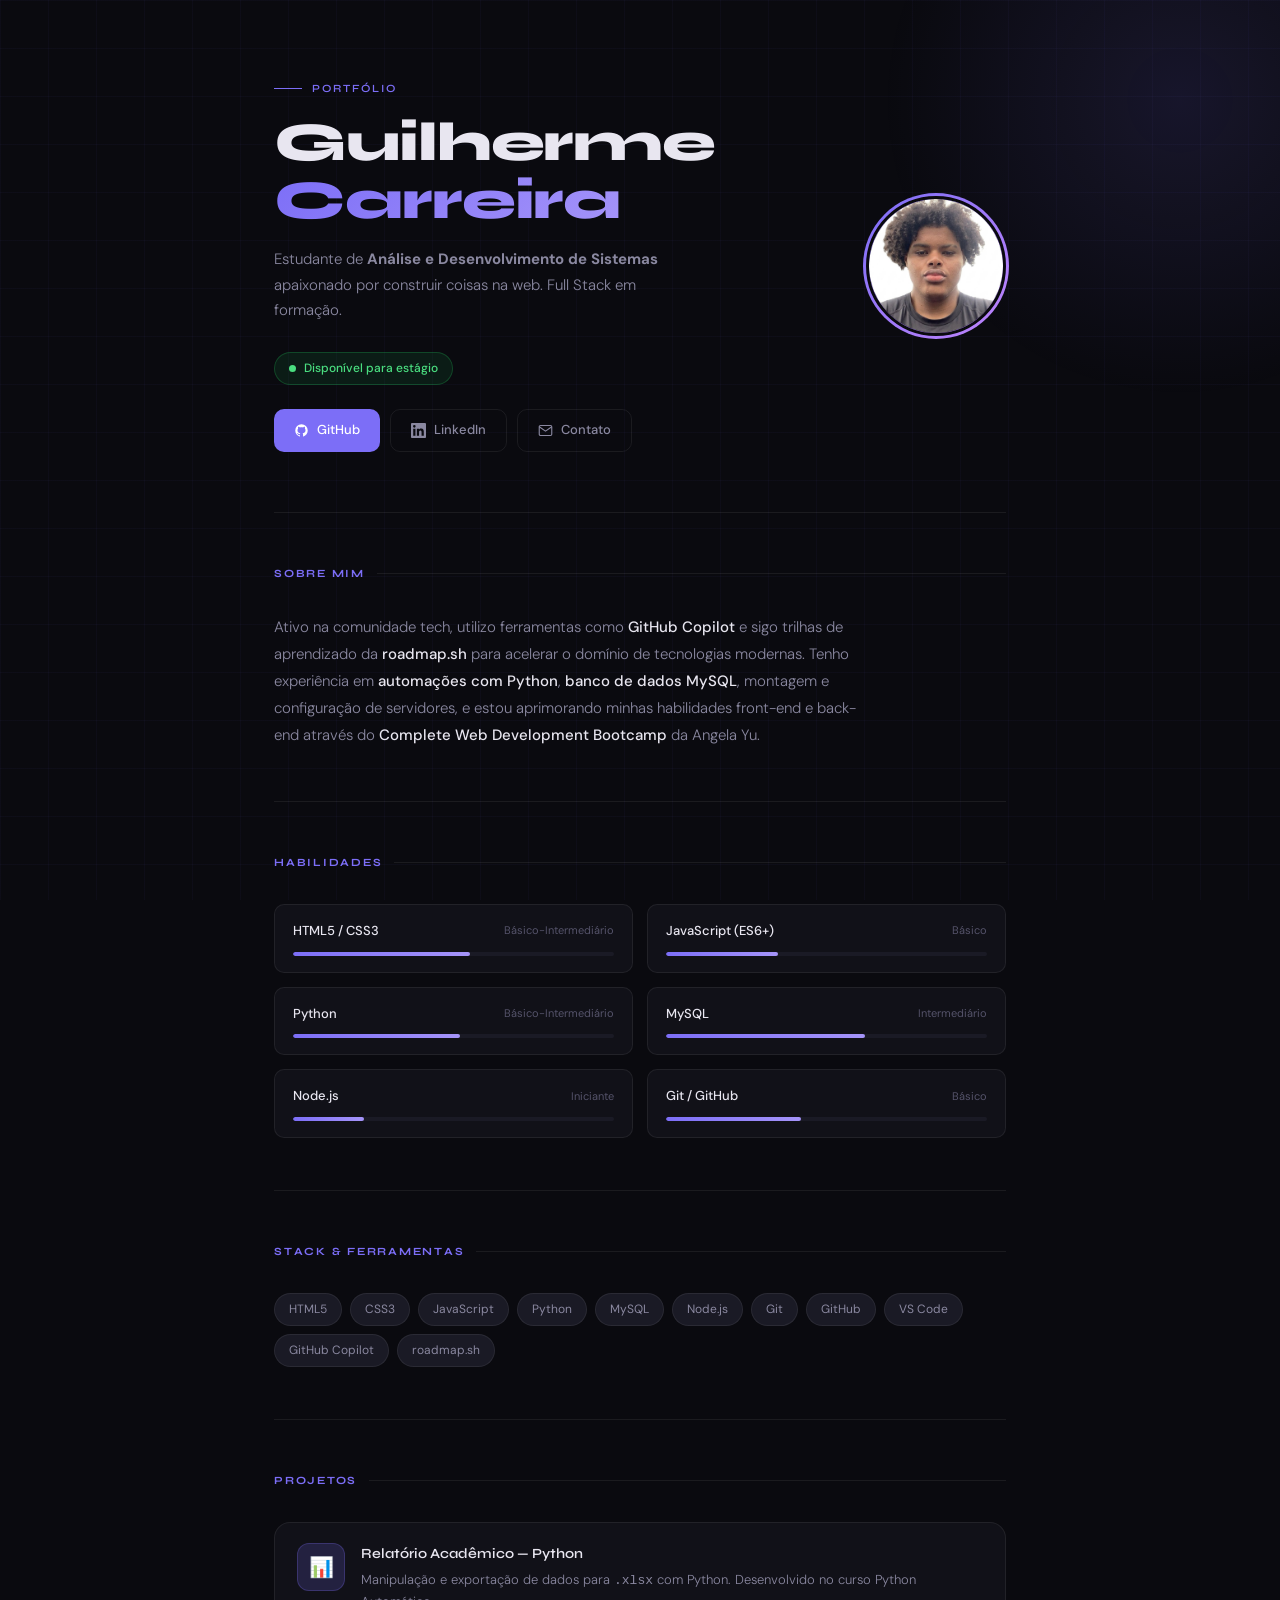
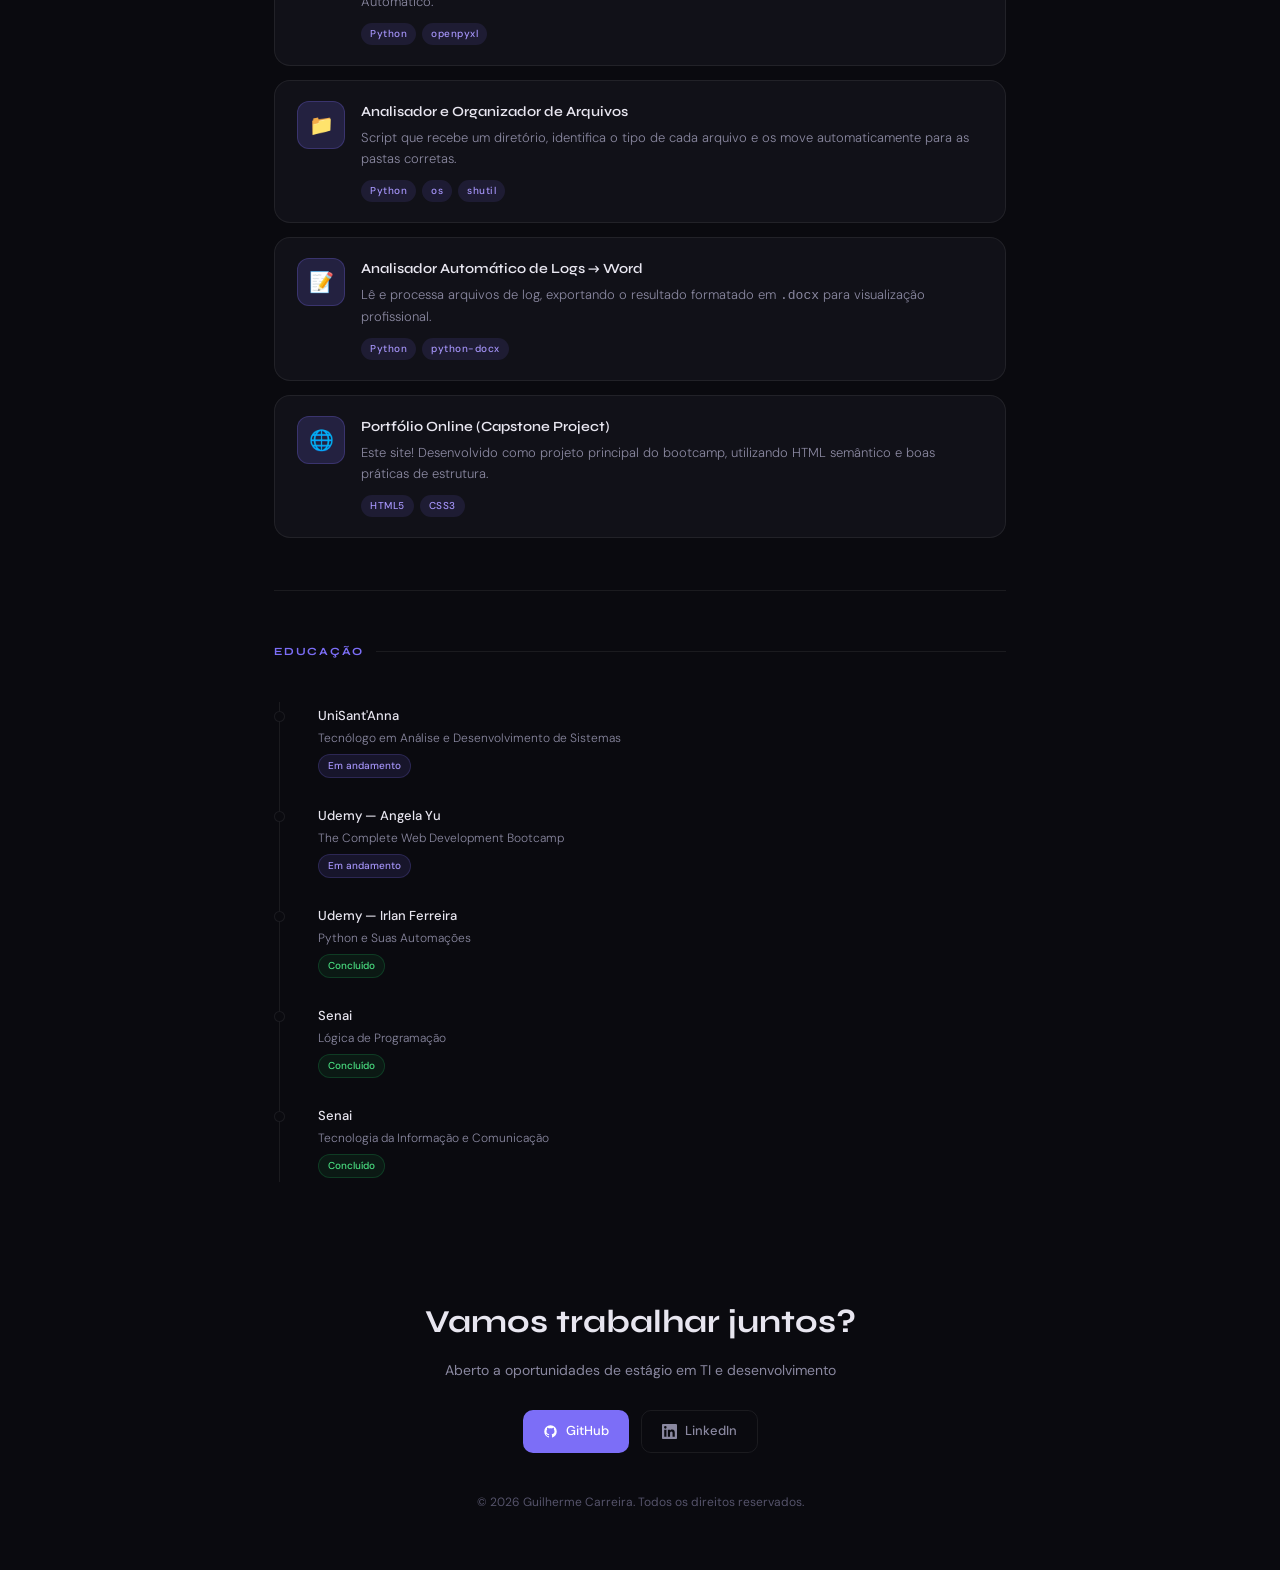
<file: index.html>
<!DOCTYPE html>
<html lang="pt-br">
<head>
  <meta charset="UTF-8">
  <meta name="viewport" content="width=device-width, initial-scale=1.0">
  <title>Guilherme Carreira — Dev Full Stack</title>
  <link rel="icon" type="image/png" href="[data-uri]">
  <link rel="preconnect" href="https://fonts.googleapis.com">
  <link rel="preconnect" href="https://fonts.gstatic.com" crossorigin>
  <link href="https://fonts.googleapis.com/css2?family=Syne:wght@400;500;600;700;800&family=DM+Sans:ital,opsz,wght@0,9..40,300;0,9..40,400;0,9..40,500;1,9..40,300&display=swap" rel="stylesheet">
  <style>
    :root {
      --bg: #0a0a0f;
      --bg2: #111118;
      --bg3: #1a1a25;
      --accent: #7c6ef7;
      --accent2: #a594f9;
      --accent-glow: rgba(124,110,247,0.18);
      --text: #e8e6f0;
      --text2: #8a88a0;
      --text3: #55536a;
      --border: rgba(255,255,255,0.07);
      --border2: rgba(124,110,247,0.25);
      --radius: 16px;
      --radius-sm: 10px;
    }

    *, *::before, *::after { box-sizing: border-box; margin: 0; padding: 0; }

    html { scroll-behavior: smooth; }

    body {
      background: var(--bg);
      color: var(--text);
      font-family: 'DM Sans', sans-serif;
      font-size: 15px;
      line-height: 1.6;
      min-height: 100vh;
      overflow-x: hidden;
    }

    /* Background grid */
    body::before {
      content: '';
      position: fixed;
      inset: 0;
      background-image:
        linear-gradient(rgba(124,110,247,0.04) 1px, transparent 1px),
        linear-gradient(90deg, rgba(124,110,247,0.04) 1px, transparent 1px);
      background-size: 48px 48px;
      pointer-events: none;
      z-index: 0;
    }

    /* Glow orb */
    body::after {
      content: '';
      position: fixed;
      top: -200px;
      right: -200px;
      width: 600px;
      height: 600px;
      background: radial-gradient(circle, rgba(124,110,247,0.12) 0%, transparent 70%);
      pointer-events: none;
      z-index: 0;
    }

    .container {
      max-width: 780px;
      margin: 0 auto;
      padding: 0 24px;
      position: relative;
      z-index: 1;
    }

    /* ===== HEADER / HERO ===== */
    header {
      padding: 80px 0 60px;
      position: relative;
    }

    .hero {
      display: grid;
      grid-template-columns: 1fr auto;
      gap: 40px;
      align-items: center;
    }

    .hero-label {
      font-family: 'Syne', sans-serif;
      font-size: 11px;
      font-weight: 600;
      letter-spacing: 0.18em;
      text-transform: uppercase;
      color: var(--accent);
      margin-bottom: 16px;
      display: flex;
      align-items: center;
      gap: 10px;
    }

    .hero-label::before {
      content: '';
      width: 28px;
      height: 1px;
      background: var(--accent);
      display: inline-block;
    }

    .hero h1 {
      font-family: 'Syne', sans-serif;
      font-size: clamp(2.2rem, 5vw, 3.4rem);
      font-weight: 800;
      line-height: 1.08;
      letter-spacing: -0.02em;
      margin-bottom: 16px;
    }

    .hero h1 .highlight {
      background: linear-gradient(135deg, var(--accent), var(--accent2));
      -webkit-background-clip: text;
      -webkit-text-fill-color: transparent;
      background-clip: text;
    }

    .hero-sub {
      color: var(--text2);
      font-size: 15px;
      font-weight: 300;
      max-width: 420px;
      margin-bottom: 28px;
      line-height: 1.7;
    }

    .available-badge {
      display: inline-flex;
      align-items: center;
      gap: 8px;
      background: rgba(34,197,94,0.1);
      border: 1px solid rgba(34,197,94,0.25);
      color: #4ade80;
      font-size: 12px;
      font-weight: 500;
      padding: 6px 14px;
      border-radius: 100px;
    }

    .available-badge::before {
      content: '';
      width: 7px;
      height: 7px;
      border-radius: 50%;
      background: #4ade80;
      animation: blink 2s ease-in-out infinite;
    }

    @keyframes blink {
      0%, 100% { opacity: 1; box-shadow: 0 0 0 0 rgba(74,222,128,0.4); }
      50% { opacity: 0.5; box-shadow: 0 0 0 4px rgba(74,222,128,0); }
    }

    .avatar-wrap {
      position: relative;
      width: 140px;
      flex-shrink: 0;
    }

    .avatar-wrap::before {
      content: '';
      position: absolute;
      inset: -3px;
      border-radius: 50%;
      background: linear-gradient(135deg, var(--accent), #c084fc, var(--accent));
      background-size: 200% 200%;
      animation: spinGrad 4s linear infinite;
      z-index: 0;
    }

    @keyframes spinGrad {
      0% { background-position: 0% 50%; }
      50% { background-position: 100% 50%; }
      100% { background-position: 0% 50%; }
    }

    .avatar-wrap img {
      width: 140px;
      height: 140px;
      border-radius: 50%;
      object-fit: cover;
      display: block;
      position: relative;
      z-index: 1;
      border: 3px solid var(--bg);
    }

    .hero-links {
      display: flex;
      gap: 10px;
      flex-wrap: wrap;
      margin-top: 24px;
    }

    .btn {
      display: inline-flex;
      align-items: center;
      gap: 8px;
      padding: 10px 20px;
      border-radius: var(--radius-sm);
      font-size: 13px;
      font-weight: 500;
      text-decoration: none;
      transition: all 0.2s ease;
      cursor: pointer;
      border: none;
      font-family: 'DM Sans', sans-serif;
    }

    .btn-primary {
      background: var(--accent);
      color: #fff;
    }

    .btn-primary:hover {
      background: var(--accent2);
      transform: translateY(-2px);
      box-shadow: 0 8px 24px rgba(124,110,247,0.35);
    }

    .btn-ghost {
      background: transparent;
      color: var(--text2);
      border: 1px solid var(--border);
    }

    .btn-ghost:hover {
      border-color: var(--border2);
      color: var(--text);
      transform: translateY(-2px);
      background: var(--accent-glow);
    }

    .btn svg {
      width: 15px;
      height: 15px;
      flex-shrink: 0;
    }

    /* ===== DIVIDER ===== */
    .divider {
      height: 1px;
      background: var(--border);
      margin: 0;
    }

    /* ===== SECTIONS ===== */
    section {
      padding: 52px 0;
      border-bottom: 1px solid var(--border);
    }

    section:last-of-type { border-bottom: none; }

    .section-title {
      font-family: 'Syne', sans-serif;
      font-size: 11px;
      font-weight: 700;
      letter-spacing: 0.16em;
      text-transform: uppercase;
      color: var(--accent);
      margin-bottom: 32px;
      display: flex;
      align-items: center;
      gap: 12px;
    }

    .section-title::after {
      content: '';
      flex: 1;
      height: 1px;
      background: var(--border);
    }

    /* ===== SOBRE ===== */
    .about-text {
      color: var(--text2);
      font-size: 15px;
      font-weight: 300;
      line-height: 1.8;
      max-width: 600px;
    }

    .about-text strong {
      color: var(--text);
      font-weight: 500;
    }

    /* ===== SKILLS ===== */
    .skills-grid {
      display: grid;
      grid-template-columns: 1fr 1fr;
      gap: 14px;
    }

    @media (max-width: 540px) {
      .skills-grid { grid-template-columns: 1fr; }
      .hero { grid-template-columns: 1fr; }
      .avatar-wrap { width: 100px; }
      .avatar-wrap img { width: 100px; height: 100px; }
    }

    .skill-card {
      background: var(--bg2);
      border: 1px solid var(--border);
      border-radius: var(--radius-sm);
      padding: 16px 18px;
      transition: border-color 0.2s, transform 0.2s;
    }

    .skill-card:hover {
      border-color: var(--border2);
      transform: translateY(-3px);
    }

    .skill-top {
      display: flex;
      justify-content: space-between;
      align-items: center;
      margin-bottom: 10px;
    }

    .skill-name {
      font-size: 13px;
      font-weight: 500;
      color: var(--text);
    }

    .skill-level {
      font-size: 11px;
      color: var(--text3);
    }

    .bar-bg {
      height: 4px;
      background: var(--bg3);
      border-radius: 4px;
      overflow: hidden;
    }

    .bar-fill {
      height: 4px;
      border-radius: 4px;
      background: linear-gradient(90deg, var(--accent), var(--accent2));
      width: 0;
      transition: width 1s cubic-bezier(0.16, 1, 0.3, 1);
    }

    /* ===== STACK TAGS ===== */
    .tags {
      display: flex;
      flex-wrap: wrap;
      gap: 8px;
    }

    .tag {
      background: var(--bg3);
      border: 1px solid var(--border);
      color: var(--text2);
      font-size: 12px;
      font-weight: 400;
      padding: 6px 14px;
      border-radius: 100px;
      transition: all 0.2s;
      cursor: default;
    }

    .tag:hover {
      background: var(--accent-glow);
      border-color: var(--border2);
      color: var(--accent2);
    }

    /* ===== PROJETOS ===== */
    .projects-list {
      display: flex;
      flex-direction: column;
      gap: 14px;
    }

    .project-card {
      background: var(--bg2);
      border: 1px solid var(--border);
      border-radius: var(--radius);
      padding: 20px 22px;
      display: grid;
      grid-template-columns: 48px 1fr;
      gap: 16px;
      align-items: start;
      transition: all 0.2s ease;
      cursor: default;
    }

    .project-card:hover {
      border-color: var(--border2);
      background: var(--bg3);
      transform: translateX(4px);
    }

    .proj-icon {
      width: 48px;
      height: 48px;
      border-radius: 12px;
      background: var(--accent-glow);
      border: 1px solid var(--border2);
      display: flex;
      align-items: center;
      justify-content: center;
      font-size: 20px;
      flex-shrink: 0;
    }

    .proj-title {
      font-family: 'Syne', sans-serif;
      font-size: 14px;
      font-weight: 600;
      color: var(--text);
      margin-bottom: 5px;
    }

    .proj-desc {
      font-size: 13px;
      color: var(--text2);
      font-weight: 300;
      line-height: 1.6;
    }

    .proj-tech {
      display: flex;
      gap: 6px;
      flex-wrap: wrap;
      margin-top: 10px;
    }

    .proj-tech span {
      font-size: 10px;
      font-weight: 500;
      letter-spacing: 0.05em;
      background: rgba(124,110,247,0.12);
      color: var(--accent2);
      padding: 3px 9px;
      border-radius: 100px;
    }

    /* ===== EDUCAÇÃO ===== */
    .edu-list {
      display: flex;
      flex-direction: column;
      gap: 0;
      position: relative;
    }

    .edu-list::before {
      content: '';
      position: absolute;
      left: 5px;
      top: 10px;
      bottom: 10px;
      width: 1px;
      background: var(--border);
    }

    .edu-item {
      display: grid;
      grid-template-columns: 28px 1fr;
      gap: 16px;
      padding: 14px 0;
    }

    .edu-dot {
      width: 11px;
      height: 11px;
      border-radius: 50%;
      border: 1px solid var(--border);
      background: var(--bg);
      margin-top: 5px;
      position: relative;
      z-index: 1;
      flex-shrink: 0;
      transition: all 0.2s;
    }

    .edu-item:hover .edu-dot {
      background: var(--accent);
      border-color: var(--accent);
      box-shadow: 0 0 10px var(--accent-glow);
    }

    .edu-school {
      font-size: 13px;
      font-weight: 500;
      color: var(--text);
    }

    .edu-course {
      font-size: 12px;
      color: var(--text2);
      margin-top: 2px;
      font-weight: 300;
    }

    .status-badge {
      display: inline-flex;
      align-items: center;
      gap: 5px;
      font-size: 10px;
      font-weight: 500;
      padding: 3px 9px;
      border-radius: 100px;
      margin-top: 6px;
    }

    .status-ongoing {
      background: rgba(124,110,247,0.12);
      color: var(--accent2);
      border: 1px solid rgba(124,110,247,0.2);
    }

    .status-done {
      background: rgba(34,197,94,0.08);
      color: #4ade80;
      border: 1px solid rgba(34,197,94,0.2);
    }

    /* ===== CONTATO / FOOTER ===== */
    footer {
      padding: 52px 0 60px;
      text-align: center;
    }

    .footer-cta {
      font-family: 'Syne', sans-serif;
      font-size: clamp(1.4rem, 3vw, 2rem);
      font-weight: 700;
      margin-bottom: 12px;
    }

    .footer-sub {
      color: var(--text2);
      font-size: 14px;
      margin-bottom: 28px;
    }

    .footer-links {
      display: flex;
      justify-content: center;
      gap: 12px;
      flex-wrap: wrap;
      margin-bottom: 40px;
    }

    .footer-copy {
      font-size: 12px;
      color: var(--text3);
    }

    /* ===== ANIMATIONS ===== */
    .fade-up {
      opacity: 0;
      transform: translateY(20px);
      transition: opacity 0.6s ease, transform 0.6s ease;
    }

    .fade-up.visible {
      opacity: 1;
      transform: translateY(0);
    }

    /* Stagger delays */
    .fade-up:nth-child(1) { transition-delay: 0s; }
    .fade-up:nth-child(2) { transition-delay: 0.08s; }
    .fade-up:nth-child(3) { transition-delay: 0.16s; }
    .fade-up:nth-child(4) { transition-delay: 0.24s; }
    .fade-up:nth-child(5) { transition-delay: 0.32s; }

    /* Hero animation on load */
    .hero-content { animation: heroFadeIn 0.8s ease both; }
    .avatar-wrap { animation: heroFadeIn 0.8s 0.15s ease both; }

    @keyframes heroFadeIn {
      from { opacity: 0; transform: translateY(24px); }
      to { opacity: 1; transform: translateY(0); }
    }
  </style>
</head>
<body>

  <div class="container">

    <!-- HERO -->
    <header>
      <div class="hero">
        <div class="hero-content">
          <p class="hero-label">Portfólio</p>
          <h1>Guilherme<br><span class="highlight">Carreira</span></h1>
          <p class="hero-sub">
            Estudante de <strong>Análise e Desenvolvimento de Sistemas</strong> apaixonado por construir coisas na web. Full Stack em formação.
          </p>
          <span class="available-badge">Disponível para estágio</span>
          <div class="hero-links">
            <a class="btn btn-primary" href="https://github.com/guilhermepereira6900" target="_blank">
              <svg viewBox="0 0 24 24" fill="currentColor"><path d="M12 2A10 10 0 002 12c0 4.42 2.87 8.17 6.84 9.5.5.08.66-.23.66-.5v-1.69c-2.77.6-3.36-1.34-3.36-1.34-.46-1.16-1.11-1.47-1.11-1.47-.91-.62.07-.6.07-.6 1 .07 1.53 1.03 1.53 1.03.87 1.52 2.34 1.07 2.91.83.09-.65.35-1.09.63-1.34-2.22-.25-4.55-1.11-4.55-4.92 0-1.11.38-2 1.03-2.71-.1-.25-.45-1.29.1-2.64 0 0 .84-.27 2.75 1.02.79-.22 1.65-.33 2.5-.33.85 0 1.71.11 2.5.33 1.91-1.29 2.75-1.02 2.75-1.02.55 1.35.2 2.39.1 2.64.65.71 1.03 1.6 1.03 2.71 0 3.82-2.34 4.66-4.57 4.91.36.31.69.92.69 1.85V21c0 .27.16.59.67.5C19.14 20.16 22 16.42 22 12A10 10 0 0012 2z"/></svg>
              GitHub
            </a>
            <a class="btn btn-ghost" href="https://www.linkedin.com/in/adsstudentguilhermecarreira" target="_blank">
              <svg viewBox="0 0 24 24" fill="currentColor"><path d="M20.447 20.452h-3.554v-5.569c0-1.328-.027-3.037-1.852-3.037-1.853 0-2.136 1.445-2.136 2.939v5.667H9.351V9h3.414v1.561h.046c.477-.9 1.637-1.85 3.37-1.85 3.601 0 4.267 2.37 4.267 5.455v6.286zM5.337 7.433a2.062 2.062 0 01-2.063-2.065 2.064 2.064 0 112.063 2.065zm1.782 13.019H3.555V9h3.564v11.452zM22.225 0H1.771C.792 0 0 .774 0 1.729v20.542C0 23.227.792 24 1.771 24h20.451C23.2 24 24 23.227 24 22.271V1.729C24 .774 23.2 0 22.222 0h.003z"/></svg>
              LinkedIn
            </a>
            <a class="btn btn-ghost" href="mailto:guilherme@email.com">
              <svg viewBox="0 0 24 24" fill="none" stroke="currentColor" stroke-width="1.8"><path d="M4 4h16c1.1 0 2 .9 2 2v12c0 1.1-.9 2-2 2H4c-1.1 0-2-.9-2-2V6c0-1.1.9-2 2-2z"/><polyline points="22,6 12,13 2,6"/></svg>
              Contato
            </a>
          </div>
        </div>
        <div class="avatar-wrap">
          <img src="[data-uri]" alt="Foto de perfil do Guilherme">
        </div>
      </div>
    </header>

    <div class="divider"></div>

    <!-- SOBRE -->
    <section>
      <p class="section-title">Sobre mim</p>
      <p class="about-text fade-up">
        Ativo na comunidade tech, utilizo ferramentas como <strong>GitHub Copilot</strong> e sigo trilhas de aprendizado da <strong>roadmap.sh</strong> para acelerar o domínio de tecnologias modernas. Tenho experiência em <strong>automações com Python</strong>, <strong>banco de dados MySQL</strong>, montagem e configuração de servidores, e estou aprimorando minhas habilidades front-end e back-end através do <strong>Complete Web Development Bootcamp</strong> da Angela Yu.
      </p>
    </section>

    <!-- HABILIDADES -->
    <section>
      <p class="section-title">Habilidades</p>
      <div class="skills-grid" id="skills-grid">
        <div class="skill-card fade-up">
          <div class="skill-top">
            <span class="skill-name">HTML5 / CSS3</span>
            <span class="skill-level">Básico-Intermediário</span>
          </div>
          <div class="bar-bg"><div class="bar-fill" data-width="55%"></div></div>
        </div>
        <div class="skill-card fade-up">
          <div class="skill-top">
            <span class="skill-name">JavaScript (ES6+)</span>
            <span class="skill-level">Básico</span>
          </div>
          <div class="bar-bg"><div class="bar-fill" data-width="35%"></div></div>
        </div>
        <div class="skill-card fade-up">
          <div class="skill-top">
            <span class="skill-name">Python</span>
            <span class="skill-level">Básico-Intermediário</span>
          </div>
          <div class="bar-bg"><div class="bar-fill" data-width="52%"></div></div>
        </div>
        <div class="skill-card fade-up">
          <div class="skill-top">
            <span class="skill-name">MySQL</span>
            <span class="skill-level">Intermediário</span>
          </div>
          <div class="bar-bg"><div class="bar-fill" data-width="62%"></div></div>
        </div>
        <div class="skill-card fade-up">
          <div class="skill-top">
            <span class="skill-name">Node.js</span>
            <span class="skill-level">Iniciante</span>
          </div>
          <div class="bar-bg"><div class="bar-fill" data-width="22%"></div></div>
        </div>
        <div class="skill-card fade-up">
          <div class="skill-top">
            <span class="skill-name">Git / GitHub</span>
            <span class="skill-level">Básico</span>
          </div>
          <div class="bar-bg"><div class="bar-fill" data-width="42%"></div></div>
        </div>
      </div>
    </section>

    <!-- STACK -->
    <section>
      <p class="section-title">Stack & ferramentas</p>
      <div class="tags" id="tags">
        <span class="tag fade-up">HTML5</span>
        <span class="tag fade-up">CSS3</span>
        <span class="tag fade-up">JavaScript</span>
        <span class="tag fade-up">Python</span>
        <span class="tag fade-up">MySQL</span>
        <span class="tag fade-up">Node.js</span>
        <span class="tag fade-up">Git</span>
        <span class="tag fade-up">GitHub</span>
        <span class="tag fade-up">VS Code</span>
        <span class="tag fade-up">GitHub Copilot</span>
        <span class="tag fade-up">roadmap.sh</span>
      </div>
    </section>

    <!-- PROJETOS -->
    <section>
      <p class="section-title">Projetos</p>
      <div class="projects-list">
        <div class="project-card fade-up">
          <div class="proj-icon">📊</div>
          <div>
            <p class="proj-title">Relatório Acadêmico — Python</p>
            <p class="proj-desc">Manipulação e exportação de dados para <code>.xlsx</code> com Python. Desenvolvido no curso Python Automático.</p>
            <div class="proj-tech"><span>Python</span><span>openpyxl</span></div>
          </div>
        </div>
        <div class="project-card fade-up">
          <div class="proj-icon">📁</div>
          <div>
            <p class="proj-title">Analisador e Organizador de Arquivos</p>
            <p class="proj-desc">Script que recebe um diretório, identifica o tipo de cada arquivo e os move automaticamente para as pastas corretas.</p>
            <div class="proj-tech"><span>Python</span><span>os</span><span>shutil</span></div>
          </div>
        </div>
        <div class="project-card fade-up">
          <div class="proj-icon">📝</div>
          <div>
            <p class="proj-title">Analisador Automático de Logs → Word</p>
            <p class="proj-desc">Lê e processa arquivos de log, exportando o resultado formatado em <code>.docx</code> para visualização profissional.</p>
            <div class="proj-tech"><span>Python</span><span>python-docx</span></div>
          </div>
        </div>
        <div class="project-card fade-up">
          <div class="proj-icon">🌐</div>
          <div>
            <p class="proj-title">Portfólio Online (Capstone Project)</p>
            <p class="proj-desc">Este site! Desenvolvido como projeto principal do bootcamp, utilizando HTML semântico e boas práticas de estrutura.</p>
            <div class="proj-tech"><span>HTML5</span><span>CSS3</span></div>
          </div>
        </div>
      </div>
    </section>

    <!-- EDUCAÇÃO -->
    <section>
      <p class="section-title">Educação</p>
      <div class="edu-list">
        <div class="edu-item fade-up">
          <div class="edu-dot"></div>
          <div>
            <p class="edu-school">UniSant'Anna</p>
            <p class="edu-course">Tecnólogo em Análise e Desenvolvimento de Sistemas</p>
            <span class="status-badge status-ongoing">Em andamento</span>
          </div>
        </div>
        <div class="edu-item fade-up">
          <div class="edu-dot"></div>
          <div>
            <p class="edu-school">Udemy — Angela Yu</p>
            <p class="edu-course">The Complete Web Development Bootcamp</p>
            <span class="status-badge status-ongoing">Em andamento</span>
          </div>
        </div>
        <div class="edu-item fade-up">
          <div class="edu-dot"></div>
          <div>
            <p class="edu-school">Udemy — Irlan Ferreira</p>
            <p class="edu-course">Python e Suas Automações</p>
            <span class="status-badge status-done">Concluído</span>
          </div>
        </div>
        <div class="edu-item fade-up">
          <div class="edu-dot"></div>
          <div>
            <p class="edu-school">Senai</p>
            <p class="edu-course">Lógica de Programação</p>
            <span class="status-badge status-done">Concluído</span>
          </div>
        </div>
        <div class="edu-item fade-up">
          <div class="edu-dot"></div>
          <div>
            <p class="edu-school">Senai</p>
            <p class="edu-course">Tecnologia da Informação e Comunicação</p>
            <span class="status-badge status-done">Concluído</span>
          </div>
        </div>
      </div>
    </section>

    <!-- FOOTER -->
    <footer>
      <p class="footer-cta fade-up">Vamos trabalhar juntos?</p>
      <p class="footer-sub fade-up">Aberto a oportunidades de estágio em TI e desenvolvimento</p>
      <div class="footer-links fade-up">
        <a class="btn btn-primary" href="https://github.com/guilhermepereira6900" target="_blank">
          <svg viewBox="0 0 24 24" fill="currentColor"><path d="M12 2A10 10 0 002 12c0 4.42 2.87 8.17 6.84 9.5.5.08.66-.23.66-.5v-1.69c-2.77.6-3.36-1.34-3.36-1.34-.46-1.16-1.11-1.47-1.11-1.47-.91-.62.07-.6.07-.6 1 .07 1.53 1.03 1.53 1.03.87 1.52 2.34 1.07 2.91.83.09-.65.35-1.09.63-1.34-2.22-.25-4.55-1.11-4.55-4.92 0-1.11.38-2 1.03-2.71-.1-.25-.45-1.29.1-2.64 0 0 .84-.27 2.75 1.02.79-.22 1.65-.33 2.5-.33.85 0 1.71.11 2.5.33 1.91-1.29 2.75-1.02 2.75-1.02.55 1.35.2 2.39.1 2.64.65.71 1.03 1.6 1.03 2.71 0 3.82-2.34 4.66-4.57 4.91.36.31.69.92.69 1.85V21c0 .27.16.59.67.5C19.14 20.16 22 16.42 22 12A10 10 0 0012 2z"/></svg>
          GitHub
        </a>
        <a class="btn btn-ghost" href="https://www.linkedin.com/in/adsstudentguilhermecarreira" target="_blank">
          <svg viewBox="0 0 24 24" fill="currentColor"><path d="M20.447 20.452h-3.554v-5.569c0-1.328-.027-3.037-1.852-3.037-1.853 0-2.136 1.445-2.136 2.939v5.667H9.351V9h3.414v1.561h.046c.477-.9 1.637-1.85 3.37-1.85 3.601 0 4.267 2.37 4.267 5.455v6.286zM5.337 7.433a2.062 2.062 0 01-2.063-2.065 2.064 2.064 0 112.063 2.065zm1.782 13.019H3.555V9h3.564v11.452zM22.225 0H1.771C.792 0 0 .774 0 1.729v20.542C0 23.227.792 24 1.771 24h20.451C23.2 24 24 23.227 24 22.271V1.729C24 .774 23.2 0 22.222 0h.003z"/></svg>
          LinkedIn
        </a>
      </div>
      <p class="footer-copy">© 2026 Guilherme Carreira. Todos os direitos reservados.</p>
    </footer>

  </div>

  <script>
    // Intersection Observer para animações de scroll
    const observer = new IntersectionObserver((entries) => {
      entries.forEach(entry => {
        if (entry.isIntersecting) {
          entry.target.classList.add('visible');
        }
      });
    }, { threshold: 0.1, rootMargin: '0px 0px -40px 0px' });

    document.querySelectorAll('.fade-up').forEach(el => {
      observer.observe(el);
    });

    // Animar barras de habilidade quando visíveis
    const barObserver = new IntersectionObserver((entries) => {
      entries.forEach(entry => {
        if (entry.isIntersecting) {
          const fills = entry.target.querySelectorAll('.bar-fill');
          fills.forEach((fill, i) => {
            setTimeout(() => {
              fill.style.width = fill.dataset.width;
            }, i * 100);
          });
          barObserver.unobserve(entry.target);
        }
      });
    }, { threshold: 0.3 });

    const grid = document.getElementById('skills-grid');
    if (grid) barObserver.observe(grid);

    // Stagger para tags
    document.querySelectorAll('.tag').forEach((tag, i) => {
      tag.style.transitionDelay = (i * 0.04) + 's';
    });
  </script>

</body>
</html>
</file>
